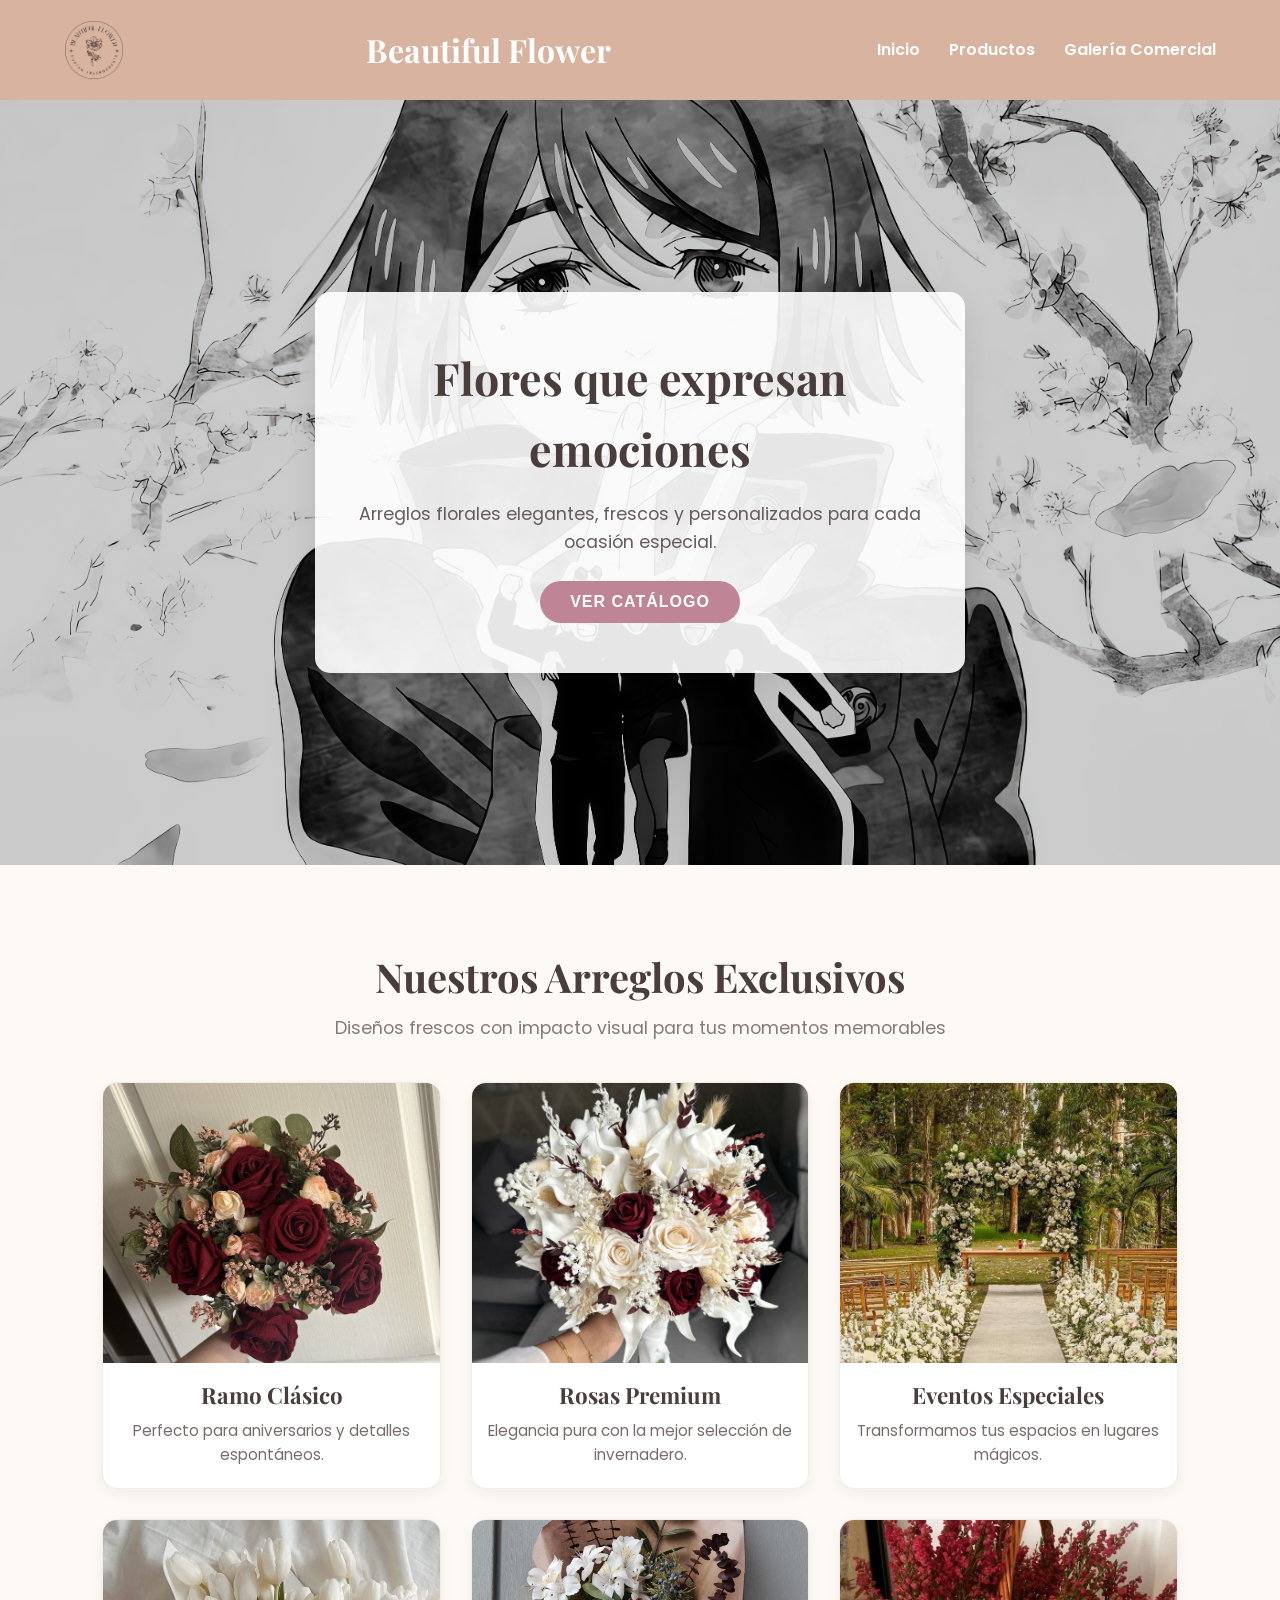
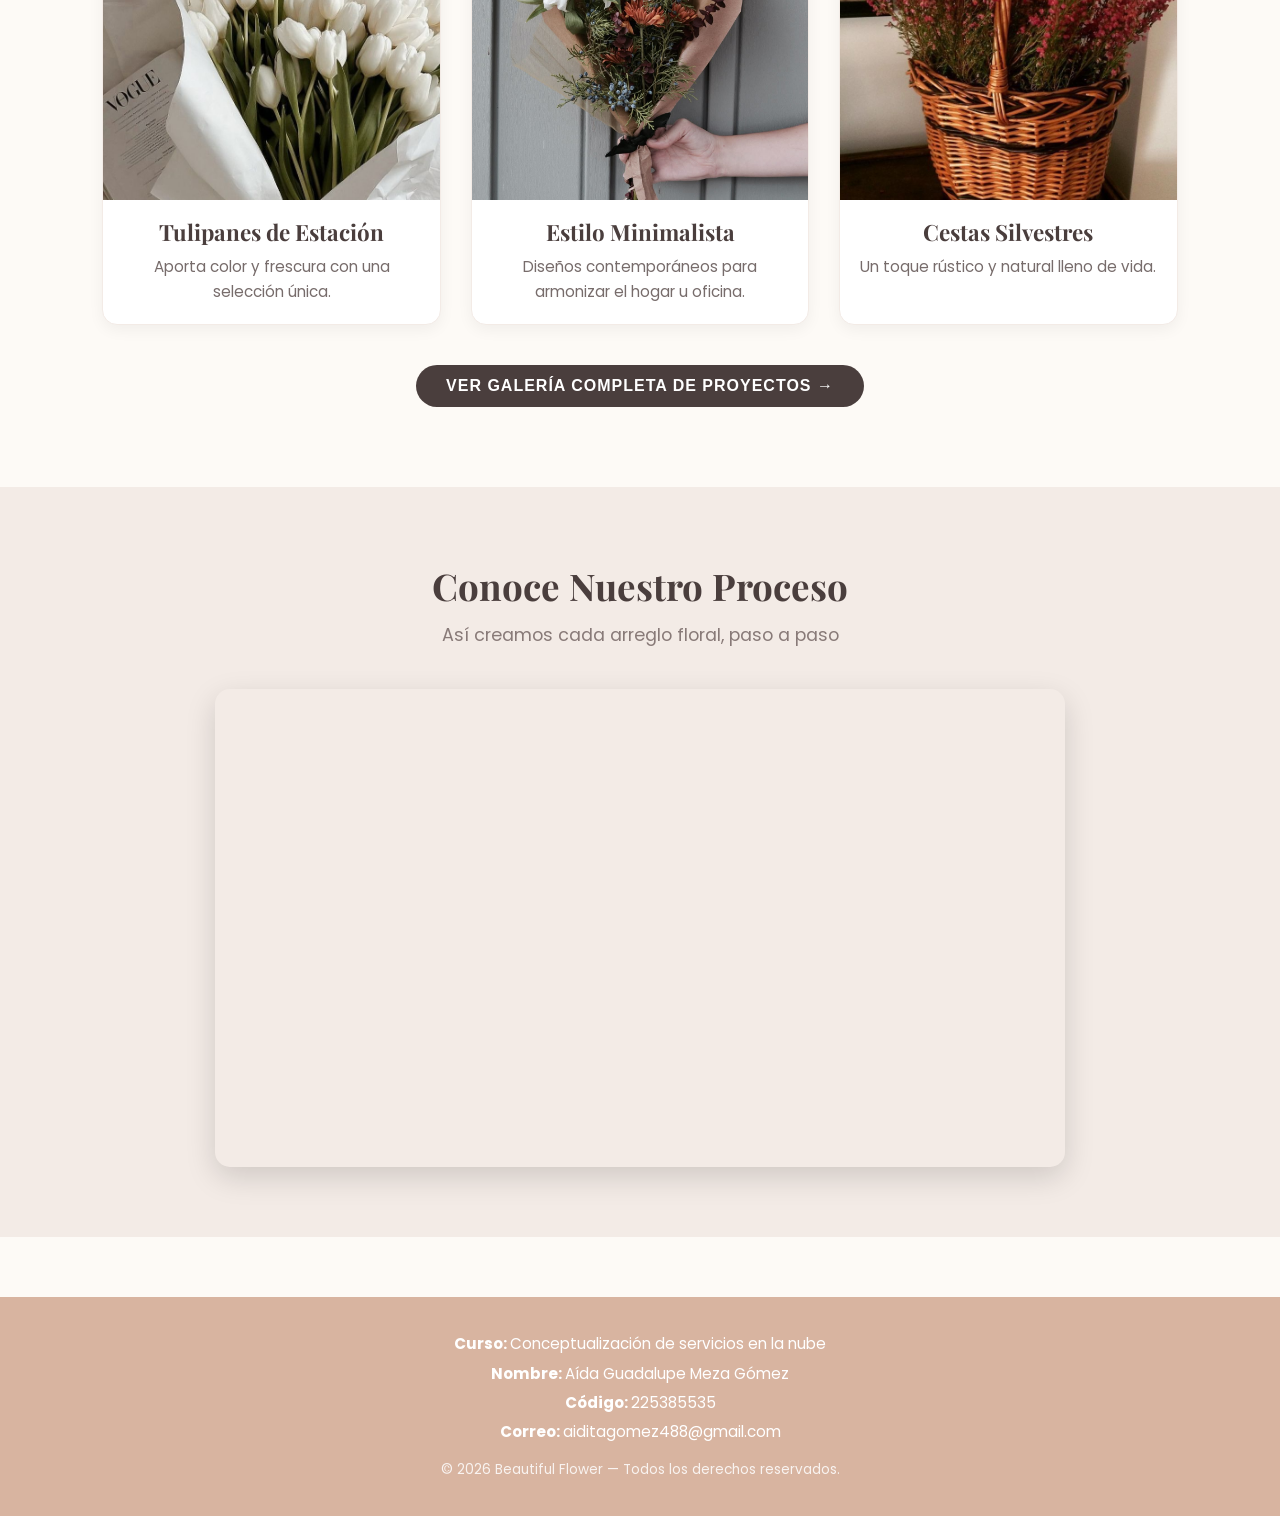
<file: Beautiful_Flower/index.html>
<!DOCTYPE html>
<html lang="es">
<head>
    <meta charset="UTF-8">
    <meta name="viewport" content="width=device-width, initial-scale=1.0">
    <title> Beautiful Flower | Florería Elegante y Arreglos Personalizados </title>
    <link rel="preconnect" href="https://fonts.googleapis.com">
    <link rel="preconnect" href="https://fonts.gstatic.com" crossorigin>
    <link href="https://fonts.googleapis.com/css2?family=Playfair+Display:ital,wght@0,400..700;1,400..700&family=Poppins:wght@300;400;600&display=swap" rel="stylesheet">
    <link rel="stylesheet" href="styles.css">
</head>
<body>

    <!-- Contenedor Principal /•᷅•᷄\੭ -->
     <div class="Contenedor">

    <!-- Header | Logotipo a la izquierda /•᷅•᷄\੭ -->
    <div class="header">
        <img src="─﹐ ⟡ ﹒ 𝐎𝐌𝐃𝐖𝐈𝐆 ﹒⭒\Logo.png" alt="Logo Beautiful Flower" class="logo">
        <h1> Beautiful Flower </h1>
        <nav>
            <a href="index.html">Inicio</a>
            <a href="#productos"> Productos </a>
            <a href="galeria.html"> Galería Comercial </a>
        </nav>
    </div>

    <!-- Hero | Imagen de fondo /•᷅•᷄\੭ -->
    <section class="hero">
        <div class="hero-text">
            <h2> Flores que expresan emociones </h2>
            <p> Arreglos florales elegantes, frescos y personalizados para cada ocasión especial. </p>
            <button onclick="location.href='galeria.html'"> Ver catálogo </button>
        </div>
    </section>

    <!-- Sección de Productos /•᷅•᷄\੭ -->
    <section id="Productos" class="Productos">
        <h2> Nuestros Arreglos Exclusivos </h2>
        <p class="subtitle"> Diseños frescos con impacto visual para tus momentos memorables </p>

    <div class="grid">

        <div class="card">
            <img src="─﹐ ⟡ ﹒ 𝐎𝐌𝐃𝐖𝐈𝐆 ﹒⭒\Ramo_Clásico.png" alt="Ramo de flores clásicas en tonos pastel">
            <h3> Ramo Clásico </h3>
            <p> Perfecto para aniversarios y detalles espontáneos. </p>
        </div>

        <div class="card">
            <img src="─﹐ ⟡ ﹒ 𝐎𝐌𝐃𝐖𝐈𝐆 ﹒⭒\Rosas_Premium.png" alt="Arreglo premium de rosas rosadas frescas">
            <h3> Rosas Premium </h3>
            <p> Elegancia pura con la mejor selección de invernadero. </p>
        </div>

        <div class="card">
            <img src="─﹐ ⟡ ﹒ 𝐎𝐌𝐃𝐖𝐈𝐆 ﹒⭒\Eventos_Especiales.png" alt="Decoración floral para mesas de eventos">
            <h3> Eventos Especiales </h3>
            <p> Transformamos tus espacios en lugares mágicos. </p>
        </div>

        <div class="card">
            <img src="─﹐ ⟡ ﹒ 𝐎𝐌𝐃𝐖𝐈𝐆 ﹒⭒\Tulipanes_de_Estación.png" alt="Ramo de tulipanes de colores brillantes">
            <h3> Tulipanes de Estación </h3>
            <p> Aporta color y frescura con una selección única. </p>
        </div>

        <div class="card">
            <img src="─﹐ ⟡ ﹒ 𝐎𝐌𝐃𝐖𝐈𝐆 ﹒⭒\Estilo_Minimalista.png" alt="Arreglo floral minimalista en jarrón blanco">
            <h3> Estilo Minimalista </h3>
            <p> Diseños contemporáneos para armonizar el hogar u oficina. </p>
        </div>

        <div class="card">
            <img src="─﹐ ⟡ ﹒ 𝐎𝐌𝐃𝐖𝐈𝐆 ﹒⭒/Cestas_Silvestres.png" alt="Cesta de mimbre con flores silvestres">
            <h3> Cestas Silvestres </h3>
            <p> Un toque rústico y natural lleno de vida. </p>
        </div>

    </div>

    <div style="margin-top: 40px;">
        <button class="btn-secundario" onclick="location.href='galeria.html'"> Ver Galería Completa de Proyectos → </button>
    </div>

    </section>

    <!-- Video /•᷅•᷄\੭ -->
        <section class="video-seccion">
            <h2>Conoce Nuestro Proceso</h2>
            <p class="subtitle">Así creamos cada arreglo floral, paso a paso</p>
            <div class="video-wrapper">
                <iframe
                    src="https://www.youtube.com/embed/cHcLOLJHlMY?si=oy0eEwHoiyuRf0sT" 
                    title=" Nuestra Música Favorita"
                    frameborder="0" 
                    allow="accelerometer; autoplay; clipboard-write; encrypted-media; gyroscope; picture-in-picture; web-share"
                    referrerpolicy="strict-origin-when-cross-origin"
                    allowfullscreen>
                </iframe>
            </div>
        </section>

    <!-- Footer | Datos de Identificación /•᷅•᷄\੭ -->
    <footer>
        <p><strong> Curso: </strong> Conceptualización de servicios en la nube </p>
        <p><strong> Nombre: </strong> Aída Guadalupe Meza Gómez </p>
        <p><strong> Código: </strong> 225385535 </p>
        <p><strong> Correo: </strong> aiditagomez488@gmail.com </p>
        <p class="copyright"> © 2026 Beautiful Flower — Todos los derechos reservados. </p>
    </footer>

</div>

</body>
</html>
</file>
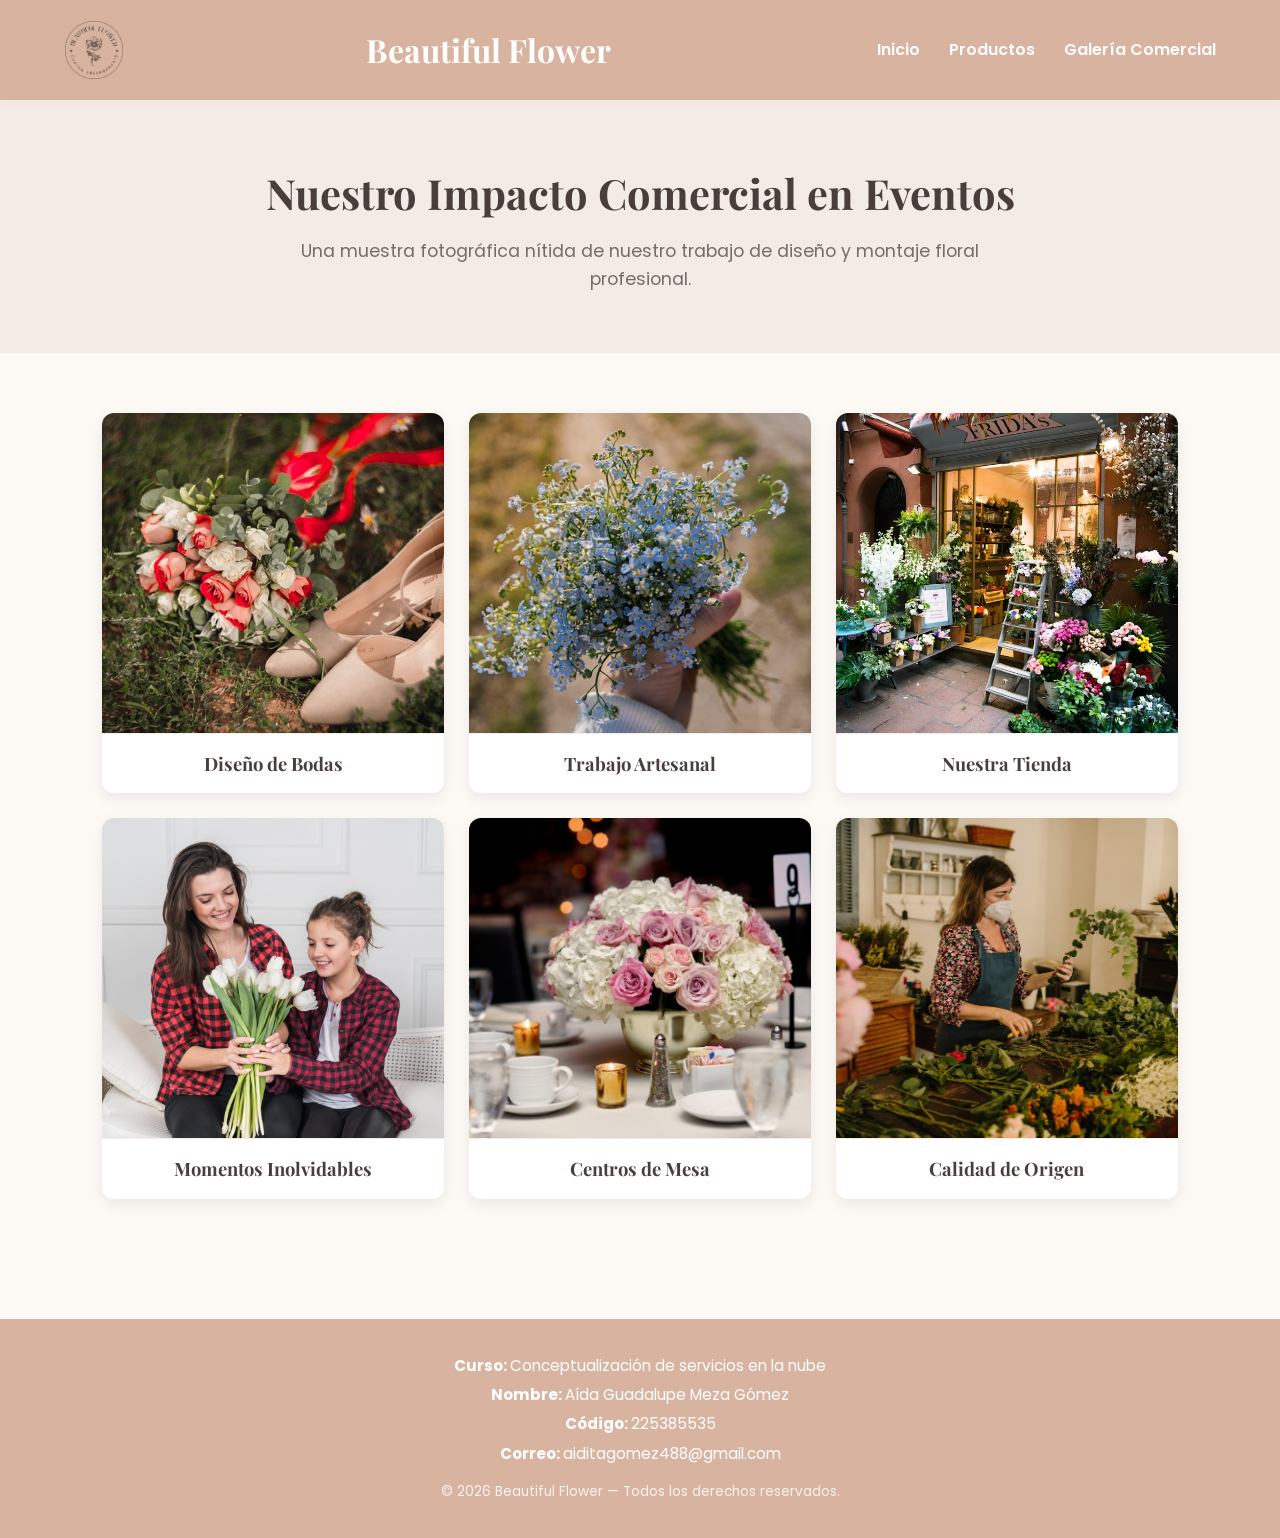
<file: Beautiful_Flower/galeria.html>
<!DOCTYPE html>
<html lang="es">
<head>
    <meta charset="UTF-8">
    <meta name="viewport" content="width=device-width, initial-scale=1.0">
    <title> Galería de Proyectos | Beautiful Flower </title>
    <link rel="preconnect" href="https://fonts.googleapis.com">
    <link rel="preconnect" href="https://fonts.gstatic.com" crossorigin>
    <link href="https://fonts.googleapis.com/css2?family=Playfair+Display:ital,wght@0,400..700;1,400..700&family=Poppins:wght@300;400;600&display=swap" rel="stylesheet">
    <link rel="stylesheet" href="styles.css">
</head>
<body>

    <div class="Contenedor">

    <!-- Header | Logotipo a la izquierda /•᷅•᷄\੭ -->
    <div class="header">
        <img src="─﹐ ⟡ ﹒ 𝐎𝐌𝐃𝐖𝐈𝐆 ﹒⭒\Logo.png" alt="Logo Beautiful Flower" class="logo">
        <h1> Beautiful Flower </h1>
        <nav>
            <a href="index.html">Inicio</a>
            <a href="#productos"> Productos </a>
            <a href="galeria.html"> Galería Comercial </a>
        </nav>
    </div>

    <!-- Encabezado de galeria /•᷅•᷄\੭ -->
    <div class="galeria-header">
        <h2>Nuestro Impacto Comercial en Eventos</h2>
        <p>Una muestra fotográfica nítida de nuestro trabajo de diseño y montaje floral profesional.</p>
    </div>
        
    <!-- Grid de Fotos /•᷅•᷄\੭ -->
    <section class="galeria-seccion-pagina">
        <div class="galeria-extensa-grid">
            <div class="galeria-tarjeta">
                <img src="─﹐ ⟡ ﹒ 𝐎𝐌𝐃𝐖𝐈𝐆 ﹒⭒\Diseño_de_Bodas.jpg" alt="Detalle cercano de flores premium para bodas de lujo">
                <div class="info-foto"><h4> Diseño de Bodas </h4></div>
            </div>
            <div class="galeria-tarjeta">
                <img src="─﹐ ⟡ ﹒ 𝐎𝐌𝐃𝐖𝐈𝐆 ﹒⭒\Trabajo_Artesanal.jpg" alt="Manos de florista armando un ramo profesional de forma artesanal">
                <div class="info-foto"><h4> Trabajo Artesanal </h4></div>
            </div>
            <div class="galeria-tarjeta">
                <img src="─﹐ ⟡ ﹒ 𝐎𝐌𝐃𝐖𝐈𝐆 ﹒⭒\Nuestra_Tienda.jpg" alt="Flores frescas seleccionadas en el mostrador de nuestra tienda comercial">
                <div class="info-foto"><h4> Nuestra Tienda </h4></div>
            </div>
            <div class="galeria-tarjeta">
                <img src="─﹐ ⟡ ﹒ 𝐎𝐌𝐃𝐖𝐈𝐆 ﹒⭒\Momentos_Inolvidables.jpg" alt="Novia feliz sosteniendo su ramo de flores naturales de Bella Flor">
                <div class="info-foto"><h4> Momentos Inolvidables </h4></div>
            </div>
            <div class="galeria-tarjeta">
                <img src="─﹐ ⟡ ﹒ 𝐎𝐌𝐃𝐖𝐈𝐆 ﹒⭒\Centros_de_Mesa.jpg" alt="Centros de mesa florales para banquetes y eventos corporativos">
                <div class="info-foto"><h4> Centros de Mesa </h4></div>
            </div>
            <div class="galeria-tarjeta">
                <img src="─﹐ ⟡ ﹒ 𝐎𝐌𝐃𝐖𝐈𝐆 ﹒⭒\Calidad_de_Origen.jpg" alt="Invernadero con flores frescas cuidadas profesionalmente">
                <div class="info-foto"><h4> Calidad de Origen </h4></div>
            </div>
        </div>
    </section>

    <!-- Footer | Datos de Identificación /•᷅•᷄\੭ -->
    <footer>
        <p><strong> Curso: </strong> Conceptualización de servicios en la nube </p>
        <p><strong> Nombre: </strong> Aída Guadalupe Meza Gómez </p>
        <p><strong> Código: </strong> 225385535 </p>
        <p><strong> Correo: </strong> aiditagomez488@gmail.com </p>
        <p class="copyright"> © 2026 Beautiful Flower — Todos los derechos reservados. </p>
    </footer>

    </div>

</body>
</html>
</file>
<file: Beautiful_Flower/styles.css>
/* Sector Universal /•᷅•᷄\੭ */
* {
    margin: 0;
    padding: 0;
    box-sizing: border-box;
}

html {
    scroll-behavior: smooth;
}

body {
    font-family: 'Poppins', sans-serif;
    background-color: #fdfaf6;
    color: #333;
    line-height: 1.6;
}

/* Contenedor Principal | Index /•᷅•᷄\੭ */
.contenedor {
    max-width: 1400px;
    margin: 0 auto;
    background-color: #fdfaf6;
    box-shadow: 0 0 40px rgba(0,0,0,0.08);
}

/* Header | Logo y Navigation Bar | Index /•᷅•᷄\੭ */
.header {
    background-color: #d8b4a0;
    padding: 20px 5%;
    display: flex;
    justify-content: space-between;
    align-items: center;
    position: sticky;
    top: 0;
    z-index: 1000;
    box-shadow: 0 2px 10px rgba(255, 165, 165, 0.05);
}

.header h1 {
    font-family: 'Playfair Display', serif;
    color: white;
    font-weight: 700;
}

.logo {
    height: 60px;
    width: auto;
    display: block;
}

nav a {
    color: white;
    text-decoration: none;
    margin-left: 25px;
    font-weight: 600;
    transition: color 0.3s;
}

nav a:hover {
    color: #fceade;
}

/* Hero  | Index /•᷅•᷄\੭ */
.hero {
    background-image: linear-gradient(rgba(0, 0, 0, 0.2), rgba(0, 0, 0, 0.2)), url('─﹐ ⟡ ﹒ 𝐎𝐌𝐃𝐖𝐈𝐆 ﹒⭒/Inicio.jpg');
    background-size: cover;
    background-position: center;
    height: 85vh;
    display: flex;
    align-items: center;
    justify-content: center;
    text-align: center;
    padding: 0 20px;
}

.hero-text {
    background-color: rgba(255, 255, 255, 0.9);
    padding: 50px 40px;
    border-radius: 15px;
    max-width: 650px;
    box-shadow: 0 10px 30px rgba(0,0,0,0.1);
}

.hero h2 {
    font-family: 'Playfair Display', serif;
    font-size: 2.8rem;
    margin-bottom: 15px;
    color: #4a3e3d;
}

.hero p {
    font-size: 1.1rem;
    color: #665c5b;
    margin-bottom: 25px;
}

.hero button, .btn-secundario {
    padding: 12px 30px;
    border: none;
    background-color: #c08497;
    color: white;
    border-radius: 25px;
    cursor: pointer;
    font-size: 1rem;
    font-weight: 600;
    text-transform: uppercase;
    letter-spacing: 1px;
    transition: background-color 0.3s, transform 0.2s;
}

.hero button:hover, .btn-secundario:hover {
    background-color: #a85572;
    transform: translateY(-2px);
}

.btn-secundario {
    background-color: #4a3e3d;
}
.btn-secundario:hover {
    background-color: #332a29;
}

/* Sección de Productos /•᷅•᷄\੭ */
.Productos {
    padding: 80px 8%;
    text-align: center;
}

.Productos h2 {
    font-family: 'Playfair Display', serif;
    font-size: 2.5rem;
    color: #4a3e3d;
    margin-bottom: 5px;
}

.subtitle {
    color: #887a78;
    margin-bottom: 40px;
    font-size: 1.1rem;
}

/* Grid de Tarjetas | Index /•᷅•᷄\੭ */
.grid {
    display: grid;
    grid-template-columns: repeat(auto-fit, minmax(280px, 1fr));
    gap: 30px;
}

.card {
    background: white;
    border-radius: 15px;
    overflow: hidden;
    box-shadow: 0 5px 15px rgba(0,0,0,0.05);
    transition: transform 0.3s, box-shadow 0.3s;
    border: 1px solid #f3ebe6;
}

.card:hover {
    transform: translateY(-5px);
    box-shadow: 0 10px 25px rgba(0,0,0,0.1);
}

.card img {
    width: 100%;
    height: 280px;
    object-fit: cover; 
    display: block;
}

.card h3 {
    font-family: 'Playfair Display', serif;
    font-size: 1.4rem;
    padding: 15px 15px 5px 15px;
    color: #4a3e3d;
}

.card p {
    font-size: 0.95rem;
    color: #776c6b;
    padding: 0 15px 20px 15px;
}

/* Sección de Video | Index /•᷅•᷄\੭ */
.video-seccion {
    padding: 70px 8%;
    text-align: center;
    background-color: #f3ebe6;
}

.video-seccion h2 {
    font-family: 'Playfair Display', serif;
    font-size: 2.3rem;
    color: #4a3e3d;
    margin-bottom: 5px;
}

.video-wrapper {
    position: relative;
    width: 100%;
    max-width: 850px;
    margin: 0 auto;
    aspect-ratio: 16 / 9;
    border-radius: 15px;
    overflow: hidden;
    box-shadow: 0 10px 30px rgba(0,0,0,0.15);
}

.video-wrapper iframe {
    position: absolute;
    inset: 0;
    width: 100%;
    height: 100%;
    border: none;
}

/*Footer | Datos de Identificación | Index /•᷅•᷄\੭ */
footer {
    background-color: #d8b4a0;
    color: white;
    text-align: center;
    padding: 35px 20px;
    margin-top: 0;
}

footer p {
    margin: 6px 0;
    font-size: 0.95rem;
}

footer .copyright {
    margin-top: 15px;
    font-size: 0.85rem;
    opacity: 0.85;
}

/* Página de Galería /•᷅•᷄\੭ */
.galeria-header {
    background-color: #f3ebe6;
    text-align: center;
    padding: 60px 20px;
}

.galeria-header h2 {
    font-family: 'Playfair Display', serif;
    font-size: 2.6rem;
    color: #4a3e3d;
    margin-bottom: 10px;
}

.galeria-header p {
    font-size: 1.1rem;
    color: #776c6b;
    max-width: 700px;
    margin: 0 auto;
}

.galeria-seccion-pagina {
    padding: 60px 8%;
}

.galeria-extensa-grid {
    display: grid;
    grid-template-columns: repeat(auto-fit, minmax(300px, 1fr));
    gap: 25px;
}

.galeria-tarjeta {
    position: relative;
    border-radius: 12px;
    overflow: hidden;
    box-shadow: 0 5px 15px rgba(0,0,0,0.08);
    background-color: white;
}

.galeria-tarjeta img {
    width: 100%;
    height: 320px;
    object-fit: cover;
    display: block;
    transition: transform 0.4s ease;
}

.galeria-tarjeta:hover img {
    transform: scale(1.06);
}

.info-foto {
    padding: 15px;
    text-align: center;
    background: white;
    border-top: 1px solid #f3ebe6;
}

.info-foto h4 {
    font-family: 'Playfair Display', serif;
    font-size: 1.15rem;
    color: #4a3e3d;
}

/* FOOTER  /•᷅•᷄\੭ */
footer {
    background-color: #d8b4a0;
    color: white;
    text-align: center;
    padding: 30px 20px;
    margin-top: 60px;
}

footer p {
    margin: 5px 0;
    font-size: 0.95rem;
}

/* Responsive  /•᷅•᷄\੭ */
@media (max-width: 768px) {
    header {
        flex-direction: column;
        gap: 15px;
    }
    nav a {
        margin: 0 10px;
    }
    .hero h2 {
        font-size: 2rem;
    }
}
</file>
